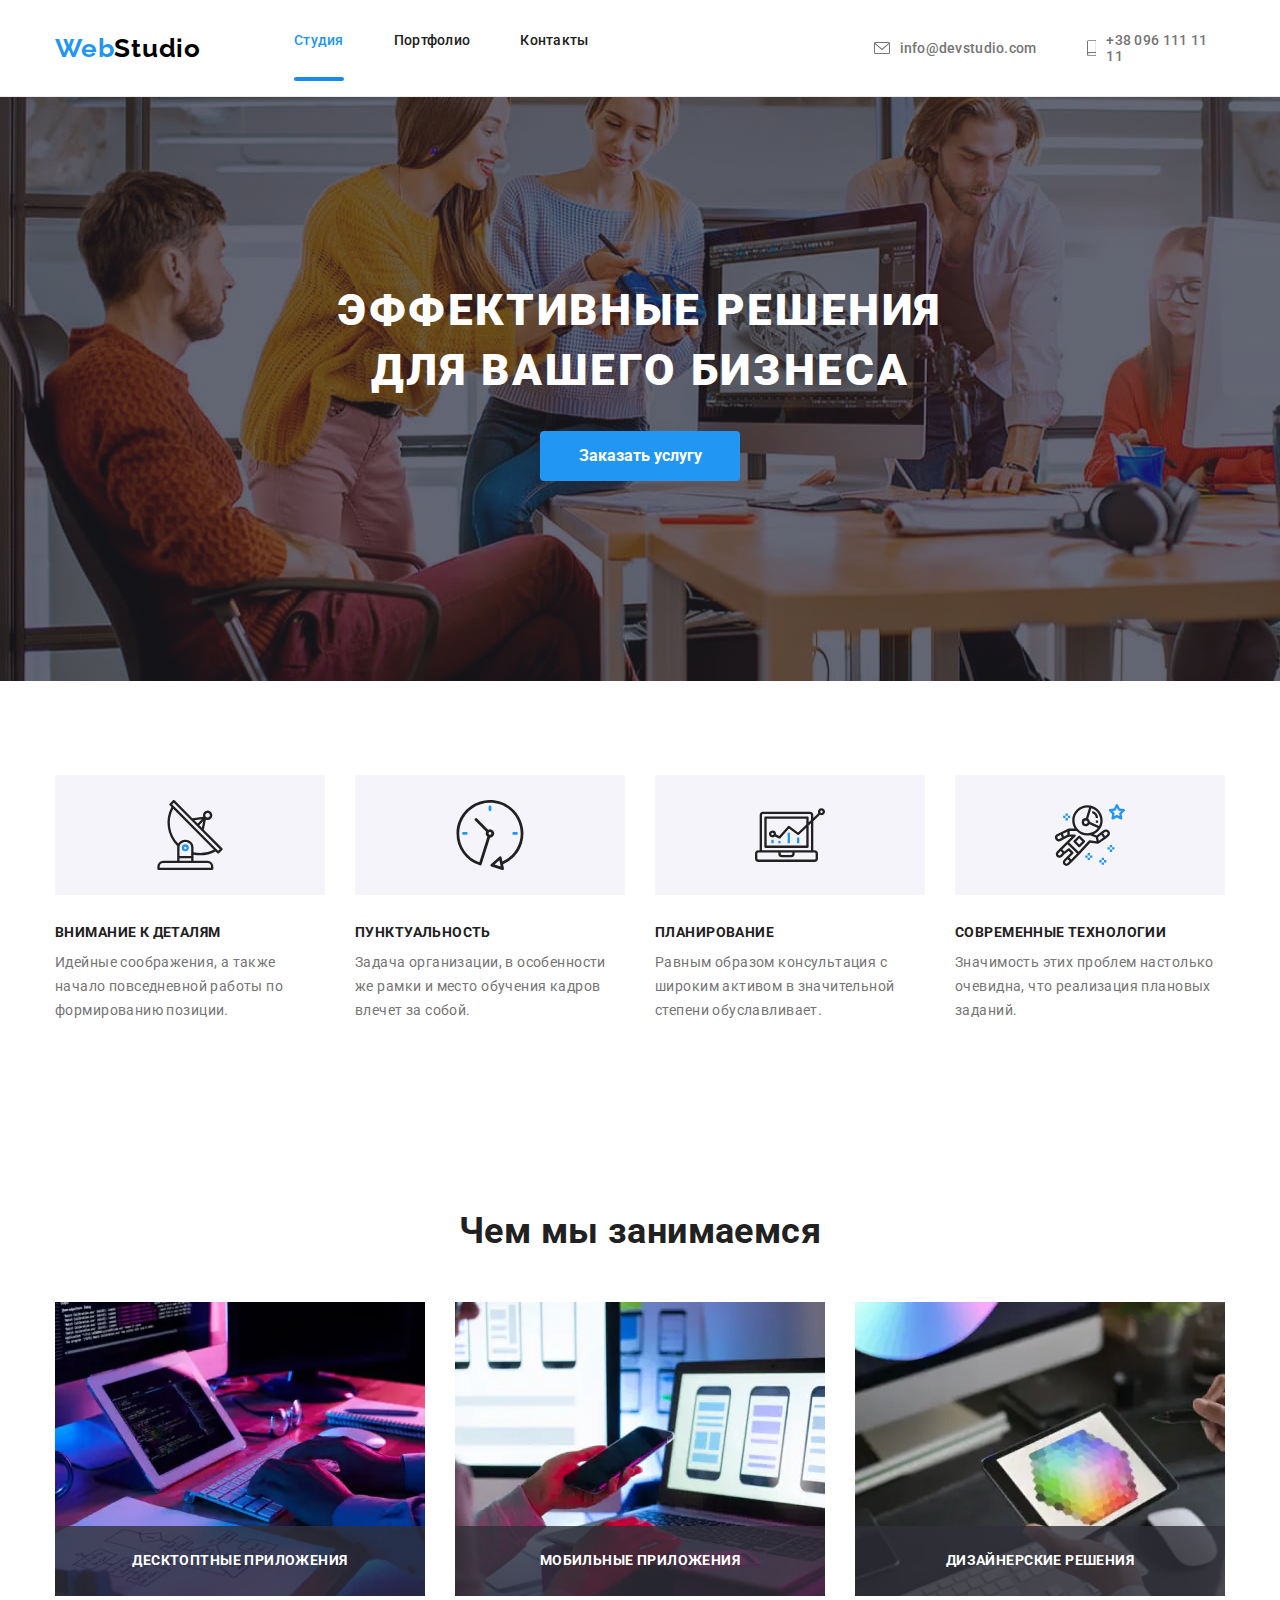
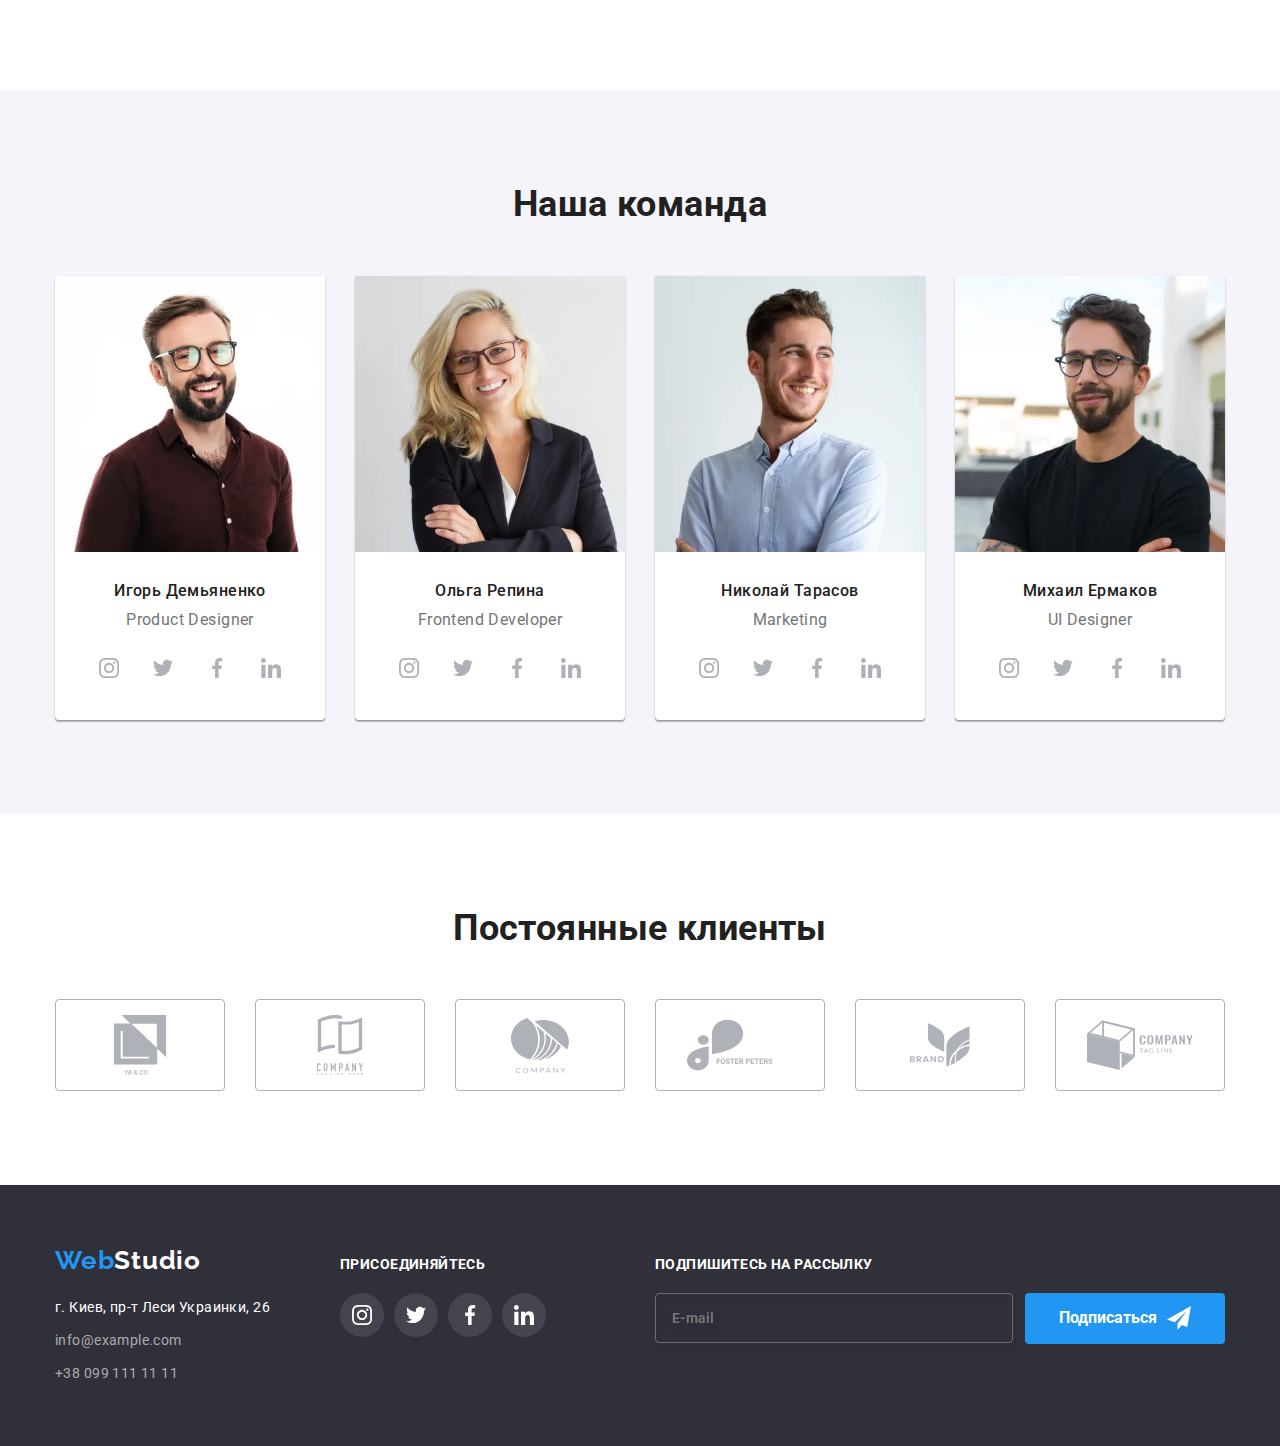
<file: index.html>
<!DOCTYPE html>
<html lang="ru">

<head>
  <meta charset="UTF-8" />
  <meta http-equiv="X-UA-Compatible" content="IE=edge" />
  <meta name="viewport" content="width=device-width, initial-scale=1.0" />
  <title>Домашнее задание #9</title>
  <link rel="preconnect" href="https://fonts.googleapis.com" />
  <link rel="preconnect" href="https://fonts.gstatic.com" crossorigin />
  <link href="https://fonts.googleapis.com/css2?family=Raleway:wght@700&family=Roboto:wght@400;500;700;900&display=swap"
    rel="stylesheet" />
  <link rel="stylesheet"
    href="https://cdnjs.cloudflare.com/ajax/libs/modern-normalize/1.1.0/modern-normalize.min.css" />
  <link rel="stylesheet" href="./css/main.min.css" />
</head>

<body>
  <!--Шапка сайта-->
  <header class="header">
    <div class="container header__container">
      <a class="logo__header" href="./index.html">Web<span class="logo__black">Studio</span></a>

      <button type="button" class="menu-button" data-menu-button aria-controls="menu-container" aria-expanded="false">
        <svg class="menu-button__icon" aria-label="Переключатель мобильного меню">
          <use class="menu-button__icon--open" href="./images/icons.svg#icon-menu-open"></use>
          <use class="menu-button__icon--close" href="./images/icons.svg#icon-menu-close"></use>
        </svg>
      </button>
      <div class="menu-container" id="menu-container" data-menu>
        <div class="menu-container__item">
          <nav class="nav">
            <ul class="nav__list">
              <li class="nav__item">
                <a class="header__link current" href="./index.html">Студия</a>
              </li>
              <li class="nav__item">
                <a class="header__link" href="./portfolio.html">Портфолио</a>
              </li>
              <li class="nav__item">
                <a class="header__link" href="#contact">Контакты</a>
              </li>
            </ul>
          </nav>
        </div>
        <div class="menu-container__item menu-container__item--contact">
          <ul class="contact__list">
            <li class="contact__item">
              <a class="header__link header__link--mail" href="mailto:info@devstudio.com">
                <svg class="icon__mail">
                  <use href="./images/icons.svg#icon-mail"></use>
                </svg>
                info@devstudio.com</a>
            </li>
            <li class="contact__item">
              <a class="header__link header__link--phone" href="tel:+380961111111">
                <svg class="icon__phone">
                  <use href="./images/icons.svg#icon-phone"></use>
                </svg>
                +38 096 111 11 11</a>
            </li>
          </ul>
          <ul class="menu-button__list">

            <li class="menu-button__item">Instagram</li>
            <li class="menu-button__item">Twitter</li>
            <li class="menu-button__item">Facebook</li>
            <li class="menu-button__item">LinkedIn</li>
          </ul>
        </div>
      </div>
    </div>
  </header>
  <main>
    <!--Герой-->
    <section class="hero">
      <div class="container">
        <h1 class="hero__title">Эффективные решения для вашего бизнеса</h1>
        <button class="button" type="button" data-modal-open>Заказать услугу</button>
      </div>
    </section>

    <!--Особенности-->
    <section class="section feature__section">
      <h2 class="visually--hidden">Особенности</h2>
      <div class="container feature__container">
        <ul class="feature__list card__set">
          <li class="feature__item card__item">
            <h3 class="feature__title">Внимание к деталям</h3>
            <p>
              Идейные соображения, а также начало повседневной работы по формированию позиции.
            </p>
          </li>
          <li class="feature__item card__item">
            <h3 class="feature__title">Пунктуальность</h3>
            <p>
              Задача организации, в особенности же рамки и место обучения кадров влечет за собой.
            </p>
          </li>

          <li class="feature__item card__item">
            <h3 class="feature__title">Планирование</h3>
            <p>
              Равным образом консультация с широким активом в значительной степени обуславливает.
            </p>
          </li>
          <li class="feature__item card__item">
            <h3 class="feature__title">Современные технологии</h3>
            <p>Значимость этих проблем настолько очевидна, что реализация плановых заданий.</p>
          </li>
        </ul>
      </div>
    </section>

    <!--Чем мы занимаемся-->
    <section class="section section__work">
      <div class="container">
        <h2 class="section__title">Чем мы занимаемся</h2>
        <ul class="work__list card__set">
          <li class="work__item card__item">
            <picture>
              <source srcset="./images/box1.webp 1x, ./images/box1x2.webp 2x" type="image/webp" />
              <source srcset="./images/box1.jpg 1x, ./images/box1x2.jpg 2x" type="image/jpeg" />
              <img src="./images/box1.jpg" width="370" height="294" alt="Разработка" />
            </picture>
            <div class="work__variant">
              <p class="work__title">ДЕСКТОПТНЫЕ ПРИЛОЖЕНИЯ</p>
            </div>
          </li>
          <li class="work__item card__item">
            <picture>
              <source srcset="./images/box2.webp 1x, ./images/box2x2.webp 2x" type="image/webp" />
              <source srcset="./images/box2.jpg 1x, ./images/box2x2.jpg 2x" type="image/jpeg" />
              <img src="./images/box2.jpg" width="370" height="294" alt="Поддержка" />
            </picture>
            <div class="work__variant">
              <p class="work__title">МОБИЛЬНЫЕ ПРИЛОЖЕНИЯ</p>
            </div>
          </li>
          <li class="work__item card__item">
            <picture>
              <source srcset="./images/box3.webp 1x, ./images/box3x2.webp 2x" type="image/webp" />
              <source srcset="./images/box3.jpg 1x, ./images/box3x2.jpg 2x" type="image/jpeg">
              <img src="./images/box3.jpg" width="370" height="294" alt="Дизайн" />
            </picture>
            <div class="work__variant">
              <p class="work__title">ДИЗАЙНЕРСКИЕ РЕШЕНИЯ</p>
            </div>
          </li>
        </ul>
      </div>
    </section>
    <!--Наша команда-->
    <section class="section section__team">
      <div class="container team__container">
        <h2 class="section__title">Наша команда</h2>
        <ul class="team__list card__set">
          <li class="team__item card__item">
            <picture>
              <source srcset="./images/team1.webp 1x, ./images/team1x2.webp 2x" type="image/webp" />
              <source srcset="./images/team1.jpg 1x, ./images/team1x2.jpg 2x" type="image/jpeg" />
              <img src="./images/team1.jpg" alt="Product Designer photo" width="450" height="460" />
            </picture>
            <div class="team__wrapper">
              <h3 class="team__title">Игорь Демьяненко</h3>
              <p class="team__position">Product Designer</p>
              <ul class="social__list">
                <li class="social__item">
                  <a class="social__link" href="https://www.instagram.com/" target="_blank"
                    rel="noopener noreferrer nofollow" aria-label="ссылка на инстаграм">
                    <svg class="social__icon">
                      <use href="./images/icons.svg#icon-instagram"></use>
                    </svg>
                  </a>
                </li>
                <li class="social__item">
                  <a class="social__link" href="https://twitter.com/" target="_blank" rel="noopener noreferrer nofollow"
                    aria-label="ссылка на твиттер">
                    <svg class="social__icon">
                      <use href="./images/icons.svg#icon-twitter"></use>
                    </svg>
                  </a>
                </li>
                <li class="social__item">
                  <a class="social__link" href="https://www.facebook.com/" target="_blank"
                    rel="noopener noreferrer nofollow" aria-label="ссылка на фейсбук">
                    <svg class="social__icon">
                      <use href="./images/icons.svg#icon-facebook"></use>
                    </svg>
                  </a>
                </li>
                <li class="social__item">
                  <a class="social__link" href="https://www.linkedin.com/" target="_blank"
                    rel="noopener noreferrer nofollow" aria-label="ссылка на линкедин">
                    <svg class="social__icon">
                      <use href="./images/icons.svg#icon-linkedin"></use>
                    </svg>
                  </a>
                </li>
              </ul>
            </div>
          </li>
          <li class="team__item card__item">
            <picture>
              <source srcset="./images/team2.webp 1x, ./images/team2x2.webp 2x" type="image/webp" />
              <source srcset="./images/team2.jpg 1x, ./images/team2x2.jpg 2x" type="image/jpeg" />
              <img src="./images/team2.jpg" alt="Frontend Developer photo" width="450" height="460" />
            </picture>
            <div class="team__wrapper">
              <h3 class="team__title">Ольга Репина</h3>
              <p class="team__position">Frontend Developer</p>
              <ul class="social__list">
                <li class="social__item">
                  <a class="social__link" href="https://www.instagram.com/" target="_blank"
                    rel="noopener noreferrer nofollow" aria-label="ссылка на инстаграм">
                    <svg class="social__icon">
                      <use href="./images/icons.svg#icon-instagram"></use>
                    </svg>
                  </a>
                </li>
                <li class="social__item">
                  <a class="social__link" href="https://twitter.com/" target="_blank" rel="noopener noreferrer nofollow"
                    aria-label="ссылка на твиттер">
                    <svg class="social__icon">
                      <use href="./images/icons.svg#icon-twitter"></use>
                    </svg>
                  </a>
                </li>
                <li class="social__item">
                  <a class="social__link" href="https://www.facebook.com/" target="_blank"
                    rel="noopener noreferrer nofollow" aria-label="ссылка на фейсбук">
                    <svg class="social__icon">
                      <use href="./images/icons.svg#icon-facebook"></use>
                    </svg>
                  </a>
                </li>
                <li class="social__item">
                  <a class="social__link" href="https://www.linkedin.com/" target="_blank"
                    rel="noopener noreferrer nofollow" aria-label="ссылка на линкедин">
                    <svg class="social__icon">
                      <use href="./images/icons.svg#icon-linkedin"></use>
                    </svg>
                  </a>
                </li>
              </ul>
            </div>
          </li>
          <li class="team__item card__item">
            <picture>
              <source srcset="./images/team3.webp 1x, ./images/team3x2.webp 2x" type="image/webp" />
              <source srcset="./images/team3.jpg 1x, ./images/team3x2.jpg 2x" type="image/jpeg" />
              <img src="./images/team3.jpg" alt="Marketing photo" width="450" height="460" />
            </picture>
            <div class="team__wrapper">
              <h3 class="team__title">Николай Тарасов</h3>
              <p class="team__position">Marketing</p>
              <ul class="social__list">
                <li class="social__item">
                  <a class="social__link" href="https://www.instagram.com/" target="_blank"
                    rel="noopener noreferrer nofollow" aria-label="ссылка на инстаграм">
                    <svg class="social__icon">
                      <use href="./images/icons.svg#icon-instagram"></use>
                    </svg>
                  </a>
                </li>
                <li class="social__item">
                  <a class="social__link" href="https://twitter.com/" target="_blank" rel="noopener noreferrer nofollow"
                    aria-label="ссылка на твиттер">
                    <svg class="social__icon">
                      <use href="./images/icons.svg#icon-twitter"></use>
                    </svg>
                  </a>
                </li>
                <li class="social__item">
                  <a class="social__link" href="https://www.facebook.com/" target="_blank"
                    rel="noopener noreferrer nofollow" aria-label="ссылка на фейсбук">
                    <svg class="social__icon">
                      <use href="./images/icons.svg#icon-facebook"></use>
                    </svg>
                  </a>
                </li>
                <li class="social__item">
                  <a class="social__link" href="https://www.linkedin.com/" target="_blank"
                    rel="noopener noreferrer nofollow" aria-label="ссылка на линкедин">
                    <svg class="social__icon">
                      <use href="./images/icons.svg#icon-linkedin"></use>
                    </svg>
                  </a>
                </li>
              </ul>
            </div>
          </li>
          <li class="team__item card__item">
            <picture>
              <source srcset="./images/team4.webp 1x, ./images/team4x2.webp 2x" type="image/webp" />
              <source srcset="./images/team4.jpg 1x, ./images/team4x2.jpg 2x" type="image/jpeg" />
              <img src="./images/team4.jpg" alt="UI Designer photo" width="450" height="460" />
            </picture>
            <div class="team__wrapper">
              <h3 class="team__title">Михаил Ермаков</h3>
              <p class="team__position">UI Designer</p>
              <ul class="social__list">
                <li class="social__item">
                  <a class="social__link" href="https://www.instagram.com/" target="_blank"
                    rel="noopener noreferrer nofollow" aria-label="ссылка на инстаграм">
                    <svg class="social__icon">
                      <use href="./images/icons.svg#icon-instagram"></use>
                    </svg>
                  </a>
                </li>
                <li class="social__item">
                  <a class="social__link" href="https://twitter.com/" target="_blank" rel="noopener noreferrer nofollow"
                    aria-label="ссылка на твиттер">
                    <svg class="social__icon">
                      <use href="./images/icons.svg#icon-twitter"></use>
                    </svg>
                  </a>
                </li>
                <li class="social__item">
                  <a class="social__link" href="https://www.facebook.com/" target="_blank"
                    rel="noopener noreferrer nofollow" aria-label="ссылка на фейсбук">
                    <svg class="social__icon">
                      <use href="./images/icons.svg#icon-facebook"></use>
                    </svg>
                  </a>
                </li>
                <li class="social__item">
                  <a class="social__link" href="https://www.linkedin.com/" target="_blank"
                    rel="noopener noreferrer nofollow" aria-label="ссылка на линкедин">
                    <svg class="social__icon">
                      <use href="./images/icons.svg#icon-linkedin"></use>
                    </svg>
                  </a>
                </li>
              </ul>
            </div>
          </li>
        </ul>
      </div>
    </section>
    <!--Постоянные клиенты-->
    <section class="section clients__section">
      <div class="container clients__container">
        <h2 class="section__title">Постоянные клиенты</h2>
        <ul class="clients__list card__set">
          <li class="clients__item card__item">
            <a class="clients__link" href="" target="_blank" rel="noopener noreferrer nofollow"
              aria-label="ссылка на клинта">
              <svg class="clients__icon">
                <use href="./images/icons.svg#icon-client1"></use>
              </svg>
            </a>
          </li>
          <li class="clients__item card__item">
            <a class="clients__link" href="" target="_blank" rel="noopener noreferrer nofollow"
              aria-label="ссылка на клинта">
              <svg class="clients__icon">
                <use href="./images/icons.svg#icon-client2"></use>
              </svg>
            </a>
          </li>
          <li class="clients__item card__item">
            <a class="clients__link" href="" target="_blank" rel="noopener noreferrer nofollow"
              aria-label="ссылка на клинта">
              <svg class="clients__icon">
                <use href="./images/icons.svg#icon-client3"></use>
              </svg>
            </a>
          </li>
          <li class="clients__item card__item">
            <a class="clients__link" href="" target="_blank" rel="noopener noreferrer nofollow"
              aria-label="ссылка на клинта">
              <svg class="clients__icon">
                <use href="./images/icons.svg#icon-client4"></use>
              </svg>
            </a>
          </li>
          <li class="clients__item card__item">
            <a class="clients__link" href="" target="_blank" rel="noopener noreferrer nofollow"
              aria-label="ссылка на клинта">
              <svg class="clients__icon">
                <use href="./images/icons.svg#icon-client5"></use>
              </svg>
            </a>
          </li>
          <li class="clients__item card__item">
            <a class="clients__link" href="" target="_blank" rel="noopener noreferrer nofollow"
              aria-label="ссылка на клинта">
              <svg class="clients__icon">
                <use href="./images/icons.svg#icon-client6"></use>
              </svg>
            </a>
          </li>
        </ul>
      </div>
    </section>
  </main>
  <!--Подвал сайта-->
  <footer class="footer" id="contacts">
    <div class="container footer__container">
      <div class="footer__item">
        <a class="footer__link logo__footer" href="./index.html">Web<span class="logo__white">Studio</span></a>
        <address class="address">
          <ul class="address__list">
            <li class="address__item">
              <a class="footer__link--info" href="https://goo.gl/maps/AMvUKNJv9h5WxEZ98" target="_blank"
                rel="noopener noreferrer nofollow">г. Киев, пр-т Леси Украинки, 26</a>
            </li>
            <li class="address__item">
              <a class="footer__link--info" href="mailto:info@example.com">info@example.com</a>
            </li>
            <li class="address__item">
              <a class="footer__link--info" href="tel:+380991111111">+38 099 111 11 11</a>
            </li>
          </ul>
        </address>
      </div>
      <div class="footer__item social">
        <h2 class="social__title">Присоединяйтесь</h2>
        <ul class="social__list">
          <li class="social__item">
            <a class="social__link" href="https://www.instagram.com/" target="_blank" rel="noopener noreferrer nofollow"
              aria-label="ссылка на инстаграм">
              <svg class="social__icon social__icon--white">
                <use href="./images/icons.svg#icon-instagram"></use>
              </svg>
            </a>
          </li>
          <li class="social__item">
            <a class="social__link" href="https://twitter.com/" target="_blank" rel="noopener noreferrer nofollow"
              aria-label="ссылка на твиттер">
              <svg class="social__icon social__icon--white">
                <use href="./images/icons.svg#icon-twitter"></use>
              </svg>
            </a>
          </li>
          <li class="social__item">
            <a class="social__link" href="https://www.facebook.com/" target="_blank" rel="noopener noreferrer nofollow"
              aria-label="ссылка на фейсбук">
              <svg class="social__icon social__icon--white">
                <use href="./images/icons.svg#icon-facebook"></use>
              </svg>
            </a>
          </li>
          <li class="social__item">
            <a class="social__link" href="https://www.linkedin.com/" target="_blank" rel="noopener noreferrer nofollow"
              aria-label="ссылка на линкедин">
              <svg class="social__icon social__icon--white">
                <use href="./images/icons.svg#icon-linkedin"></use>
              </svg>
            </a>
          </li>
        </ul>
      </div>
      <div class="footer__item subscribe">
        <form class="submit js-speaker-form">
          <label class="social__title" for="mail">подпишитесь на рассылку</label>
          <div class="subscribe">
            <input class="submit__input" type="email" name="mail" id="mail" placeholder="E-mail" />
            <button class="button" type="submit">
              Подписаться
              <svg class="submit__icon">
                <use href="./images/icons.svg#icon-subscribe"></use>
              </svg>
            </button>
          </div>
        </form>
      </div>
    </div>
  </footer>

  <div class="backdrop is-hidden" data-modal>
    <div class="modal">
      <button class="button__exit" data-modal-close aria-label="кнопка закрытия">
        <svg class="icon__exit">
          <use href="./images/icons.svg#icon-exit"></use>
        </svg>
      </button>
      <p class="modal__title">Оставьте свои данные, мы вам перезвоним</p>
      <div>
        <form class="modal__form js-speaker-form">
          <ul class="modal__list">
            <li class="modal__item">
              <label for="text">
                <input class="modal__input" type="text" id="text" placeholder="" />
                <svg class="modal__icon">
                  <use href="./images/icons.svg#icon-modal-name"></use>
                </svg>
                <span class="modal__name">Имя</span>
              </label>
            </li>
            <li class="modal__item">
              <label for="tel">
                <input class="modal__input" type="tel" id="tel" placeholder="" />
                <svg class="modal__icon">
                  <use href="./images/icons.svg#icon-modal-phone"></use>
                </svg>
                <span class="modal__name">Телефон</span>
              </label>
            </li>
            <li class="modal__item">
              <label for="mail-modal">
                <input class="modal__input" type="email" id="mail-modal" placeholder="" />
                <svg class="modal__icon">
                  <use href="./images/icons.svg#icon-modal-mail"></use>
                </svg>
                <span class="modal__name">Почта</span>
              </label>
            </li>
            <li class="modal__item">
              <span>
                <label class="coment" for="coment">
                  <span class="modal__name">Комментарий</span>
                  <textarea class="modal__textarea" name="coment" id="coment" placeholder="Введите текст"></textarea>
                </label>
              </span>
            </li>
          </ul>
          <div class="confirmation">
            <label class="confirmation__label" for="confirmation">
              <input class="confirmation__checkbox" type="checkbox" name="confirm" id="confirmation" />
              <span class="checkbox__icon"></span>
              <span class="modal__span">Соглашаюсь с рассылкой и <span>принимаю</span><a href="" target="_blank"
                  rel="noopener noreferrer nofollow" class="confirmation__link">Условия договора</a></span>
            </label>
          </div>
          <button class="button" type="submit">Отправить</button>
        </form>
      </div>
    </div>
  </div>
  <script src="./js/header-height.js"></script>
  <script src="./js/modal.js"></script>
  <script src="./js/menu.js"></script>
</body>

</html>
</file>
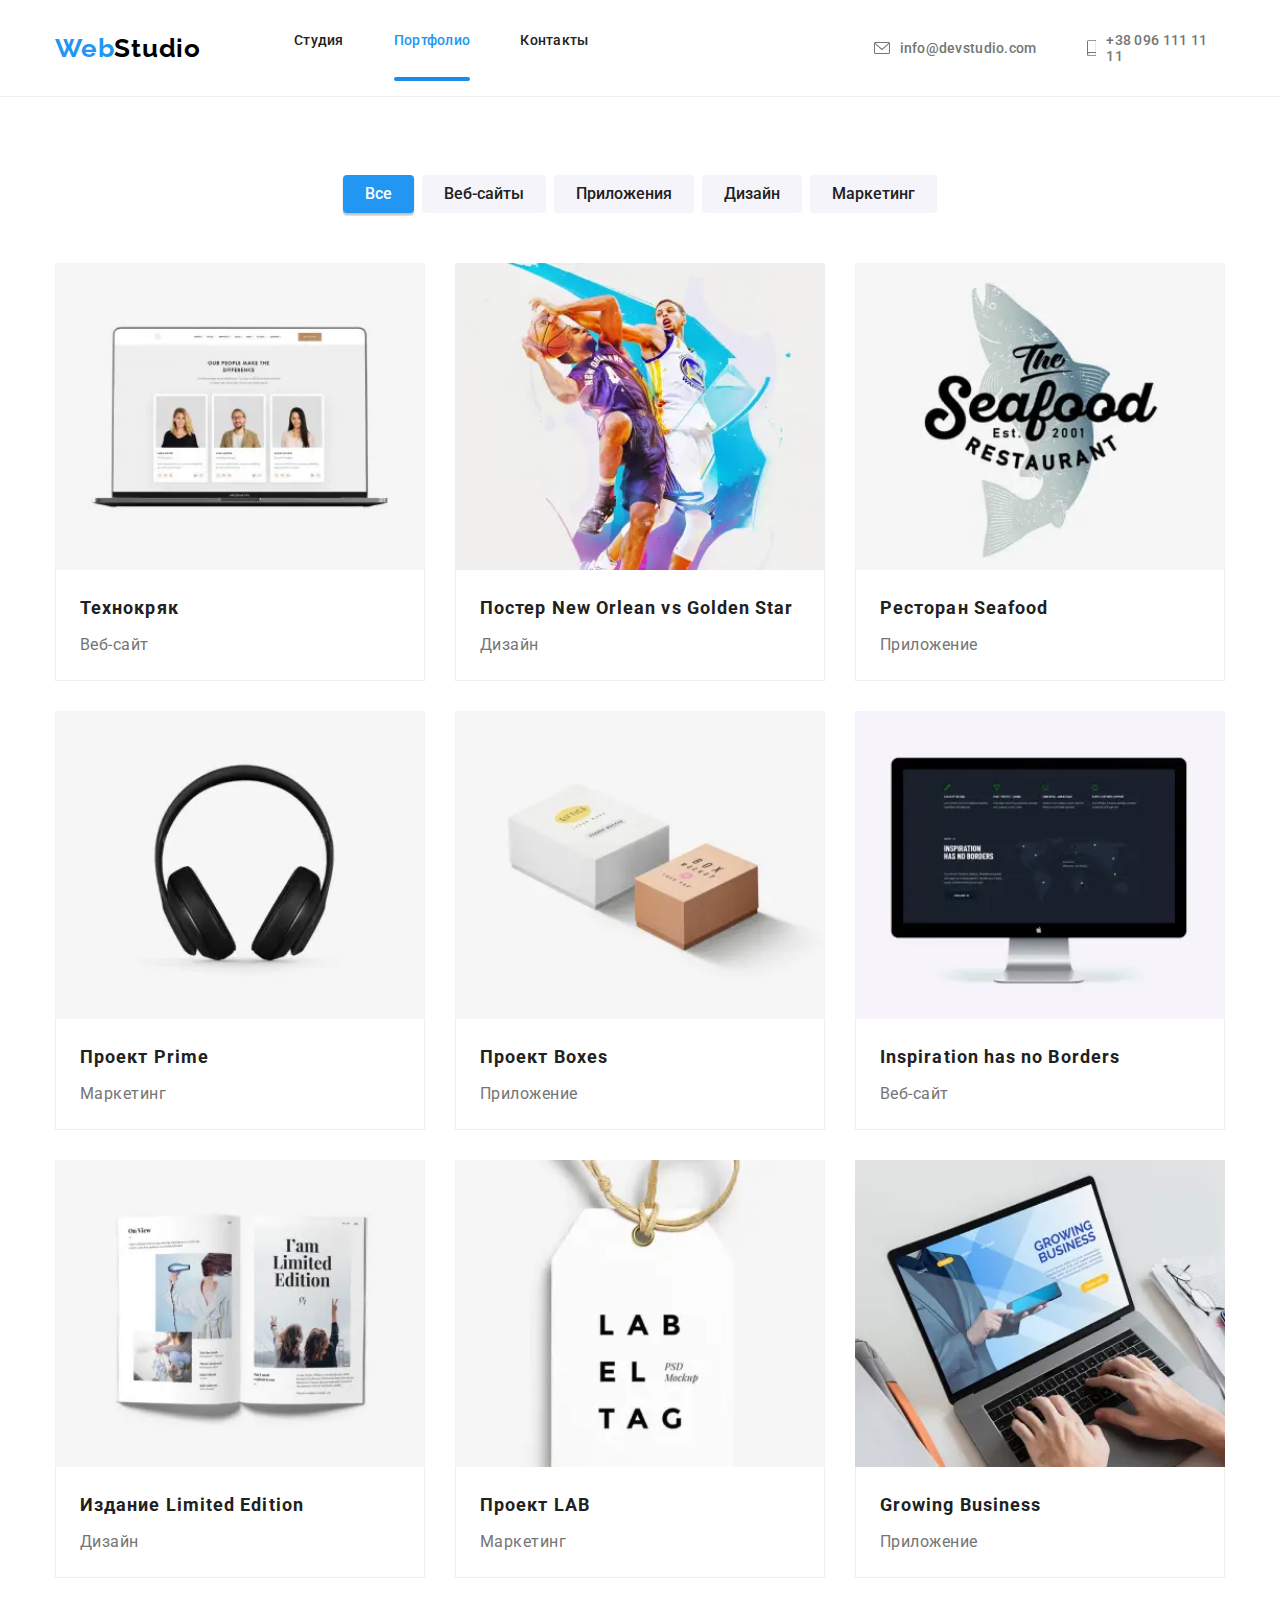
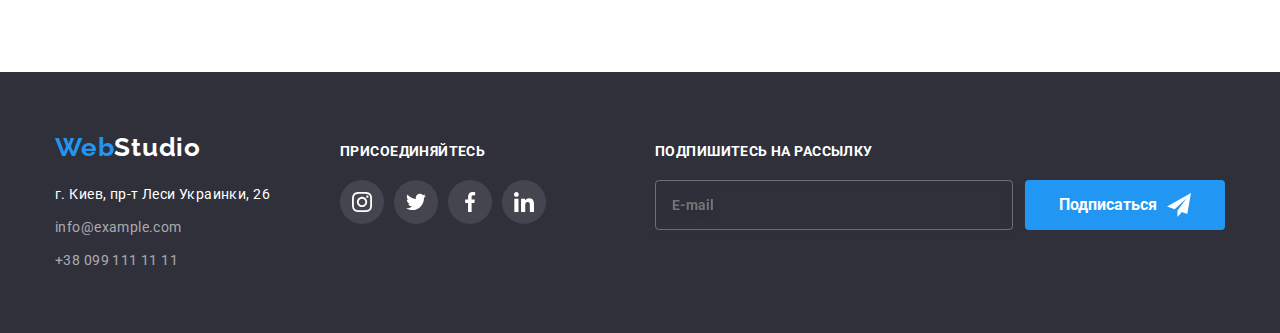
<file: portfolio.html>
<!DOCTYPE html>
<html lang="ru">

<head>
  <meta charset="UTF-8" />
  <meta http-equiv="X-UA-Compatible" content="IE=edge" />
  <meta name="viewport" content="width=device-width, initial-scale=1.0" />
  <title>Домашнее задание #8</title>
  <link rel="preconnect" href="https://fonts.googleapis.com" />
  <link rel="preconnect" href="https://fonts.gstatic.com" crossorigin />
  <link href="https://fonts.googleapis.com/css2?family=Raleway:wght@700&family=Roboto:wght@400;500;700;900&display=swap"
    rel="stylesheet" />
  <link rel="stylesheet"
    href="https://cdnjs.cloudflare.com/ajax/libs/modern-normalize/1.1.0/modern-normalize.min.css" />
  <link rel="stylesheet" href="./css/main.min.css" />
</head>

<body>
  <!--Шапка сайта-->
  <header class="header">
    <div class="container header__container">
      <a class="logo__header" href="./index.html">Web<span class="logo__black">Studio</span></a>

      <button type="button" class="menu-button" data-menu-button aria-controls="menu-container" aria-expanded="false">
        <svg class="menu-button__icon" aria-label="Переключатель мобильного меню">
          <use class="menu-button__icon--open" href="./images/icons.svg#icon-menu-open"></use>
          <use class="menu-button__icon--close" href="./images/icons.svg#icon-menu-close"></use>
        </svg>
      </button>
      <div class="menu-container" id="menu-container" data-menu>
        <div class="menu-container__item">
          <nav class="nav">
            <ul class="nav__list">
              <li class="nav__item">
                <a class="header__link" href="./index.html">Студия</a>
              </li>
              <li class="nav__item">
                <a class="header__link current" href="./portfolio.html">Портфолио</a>
              </li>
              <li class="nav__item">
                <a class="header__link" href="#contacts">Контакты</a>
              </li>
            </ul>
          </nav>
        </div>
        <div class="menu-container__item menu-container__item--contact">
          <ul class="contact__list">
            <li class="contact__item">
              <a class="header__link header__link--mail" href="mailto:info@devstudio.com">
                <svg class="icon__mail">
                  <use href="./images/icons.svg#icon-mail"></use>
                </svg>
                info@devstudio.com</a>
            </li>
            <li class="contact__item">
              <a class="header__link header__link--phone" href="tel:+380961111111">
                <svg class="icon__phone">
                  <use href="./images/icons.svg#icon-phone"></use>
                </svg>
                +38 096 111 11 11</a>
            </li>
          </ul>
          <ul class="menu-button__list">
            <li class="menu-button__item">Instagram</li>
            <li class="menu-button__item">Twitter</li>
            <li class="menu-button__item">Facebook</li>
            <li class="menu-button__item">LinkedIn</li>
          </ul>
        </div>
      </div>
    </div>
  </header>
  <main>
    <!--Герой-->
    <section class="section">
      <div class="container catalog__container">
        <h1 class="visually--hidden">Наше Портфолио</h1>
        <ul class="list filter__list">
          <li class="filter__items">
            <button class="filter__button filter__active">Все</button>
          </li>
          <li class="filter__items">
            <button class="filter__button">Веб-сайты</button>
          </li>
          <li class="filter__items">
            <button class="filter__button">Приложения</button>
          </li>
          <li class="filter__items">
            <button class="filter__button">Дизайн</button>
          </li>
          <li class="filter__items">
            <button class="filter__button">Маркетинг</button>
          </li>
        </ul>

        <!-- Catalog -->

        <h2 class="visually--hidden">Варианты наших работ</h2>
        <ul class="catalog__list card__set">
          <li class="card__item">
            <a class="catalog__link" href="" target="_blank" rel="noopener noreferrer nofollow">
              <div class="catalog__img">
                <picture>
                  <source srcset="./images/option1.webp 1x, ./images/option1x2.webp 2x" type="image/webp" />
                  <source srcset="./images/option1.jpg 1x, ./images/option1x2.jpg 2x" type="image/jpeg" />
                  <img src="./images/option1.jpg" alt="Технокряк" width="450" height="294" />
                </picture>
                <p class="catalog__description">
                  Ресурс предлагает комплексные предложения с разным уровнем функционала и
                  сервисов. Все это позволит посетителю получить исчерпывающие сведения о компании
                  или частном лице.
                </p>
              </div>
              <div class="catalog__variant">
                <h3 class="catalog__title">Технокряк</h3>
                <p class="catalog__position">Веб-сайт</p>
              </div>
            </a>
          </li>
          <li class="card__item">
            <a class="catalog__link" href="" target="_blank" rel="noopener noreferrer nofollow">
              <div class="catalog__img">
                <picture>
                  <source srcset="./images/option2.webp 1x, ./images/option2x2.webp 2x" type="image/webp" />
                  <source srcset="./images/option2.jpg 1x, ./images/option2x2.jpg 2x" type="image/jpeg" />
                  <img src="./images/option2.jpg" alt="Постер NBA" width="450" height="294" />
                </picture>
                <p class="catalog__description">
                  Ресурс предлагает комплексные предложения с разным уровнем функционала и
                  сервисов. Все это позволит посетителю получить исчерпывающие сведения о компании
                  или частном лице.
                </p>
              </div>
              <div class="catalog__variant">
                <h3 class="catalog__title">Постер New Orlean vs Golden Star</h3>
                <p class="catalog__position">Дизайн</p>
              </div>
            </a>
          </li>
          <li class="card__item">
            <a class="catalog__link" href="" target="_blank" rel="noopener noreferrer nofollow">
              <div class="catalog__img">
                <picture>
                  <source srcset="./images/option3.webp 1x, ./images/option3x2.webp 2x" type="image/webp" />
                  <source srcset="./images/option3.jpg 1x, ./images/option3x2.jpg 2x" type="image/jpeg" />
                  <img src="./images/option3.jpg" alt="Ресторан Seafood" width="450" height="294" />
                </picture>
                <p class="catalog__description">
                  Ресурс предлагает комплексные предложения с разным уровнем функционала и
                  сервисов. Все это позволит посетителю получить исчерпывающие сведения о компании
                  или частном лице.
                </p>
              </div>
              <div class="catalog__variant">
                <h3 class="catalog__title">Ресторан Seafood</h3>
                <p class="catalog__position">Приложение</p>
              </div>
            </a>
          </li>
          <li class="card__item">
            <a class="catalog__link" href="" target="_blank" rel="noopener noreferrer nofollow">
              <div class="catalog__img">
                <picture>
                  <source srcset="./images/option4.webp 1x, ./images/option4x2.webp 2x" type="image/webp" />
                  <source srcset="./images/option4.jpg 1x, ./images/option4x2.jpg 2x" type="image/jpeg" />
                  <img src="./images/option4.jpg" alt="Проект Prime" width="450" height="294" />
                </picture>
                <p class="catalog__description">
                  Ресурс предлагает комплексные предложения с разным уровнем функционала и
                  сервисов. Все это позволит посетителю получить исчерпывающие сведения о компании
                  или частном лице.
                </p>
              </div>
              <div class="catalog__variant">
                <h3 class="catalog__title">Проект Prime</h3>
                <p class="catalog__position">Маркетинг</p>
              </div>
            </a>
          </li>
          <li class="card__item">
            <a class="catalog__link" href="" target="_blank" rel="noopener noreferrer nofollow">
              <div class="catalog__img">
                <picture>
                  <source srcset="./images/option5.webp 1x, ./images/option5x2.webp 2x" type="image/webp" />
                  <source srcset="./images/option5.jpg 1x, ./images/option5x2.jpg 2x" type="image/jpeg" />
                  <img src="./images/option5.jpg" alt="Проект Boxes" width="450" height="294" />
                </picture>
                <p class="catalog__description">
                  Ресурс предлагает комплексные предложения с разным уровнем функционала и
                  сервисов. Все это позволит посетителю получить исчерпывающие сведения о компании
                  или частном лице.
                </p>
              </div>
              <div class="catalog__variant">
                <h3 class="catalog__title">Проект Boxes</h3>
                <p class="catalog__position">Приложение</p>
              </div>
            </a>
          </li>
          <li class="card__item">
            <a class="catalog__link" href="" target="_blank" rel="noopener noreferrer nofollow">
              <div class="catalog__img">
                <picture>
                  <source srcset="./images/option6.webp 1x, ./images/option6x2.webp 2x" type="image/webp" />
                  <source srcset="./images/option6.jpg 1x, ./images/option6x2.jpg 2x" type="image/jpeg" />
                  <img src="./images/option6.jpg" alt="Inspiration has no Borders" width="450" height="294" />
                </picture>
                <p class="catalog__description">
                  Ресурс предлагает комплексные предложения с разным уровнем функционала и
                  сервисов. Все это позволит посетителю получить исчерпывающие сведения о компании
                  или частном лице.
                </p>
              </div>
              <div class="catalog__variant">
                <h3 class="catalog__title">Inspiration has no Borders</h3>
                <p class="catalog__position">Веб-сайт</p>
              </div>
            </a>
          </li>
          <li class="card__item">
            <a class="catalog__link" href="" target="_blank" rel="noopener noreferrer nofollow">
              <div class="catalog__img">
                <picture>
                  <source srcset="./images/option7.webp 1x, ./images/option7x2.webp 2x" type="image/webp" />
                  <source srcset="./images/option7.jpg 1x, ./images/option7x2.jpg 2x" type="image/jpeg" />
                  <img src="./images/option7.jpg" alt="Издание Limited Edition" width="450" height="294" />
                </picture>
                <p class="catalog__description">
                  Ресурс предлагает комплексные предложения с разным уровнем функционала и
                  сервисов. Все это позволит посетителю получить исчерпывающие сведения о компании
                  или частном лице.
                </p>
              </div>
              <div class="catalog__variant">
                <h3 class="catalog__title">Издание Limited Edition</h3>
                <p class="catalog__position">Дизайн</p>
              </div>
            </a>
          </li>
          <li class="card__item">
            <a class="catalog__link" href="" target="_blank" rel="noopener noreferrer nofollow">
              <div class="catalog__img">
                <picture>
                  <source srcset="./images/option8.webp 1x, ./images/option8x2.webp 2x" type="image/webp" />
                  <source srcset="./images/option8.jpg 1x, ./images/option8x2.jpg 2x" type="image/jpeg" />
                  <img src="./images/option8.jpg" alt="Проект LAB" width="450" height="294" />
                </picture>
                <p class="catalog__description">
                  Ресурс предлагает комплексные предложения с разным уровнем функционала и
                  сервисов. Все это позволит посетителю получить исчерпывающие сведения о компании
                  или частном лице.
                </p>
              </div>
              <div class="catalog__variant">
                <h3 class="catalog__title">Проект LAB</h3>
                <p class="catalog__position">Маркетинг</p>
              </div>
            </a>
          </li>
          <li class="card__item">
            <a class="catalog__link" href="" target="_blank" rel="noopener noreferrer nofollow">
              <div class="catalog__img">
                <picture>
                  <source srcset="./images/option9.webp 1x, ./images/option9x2.webp 2x" type="image/webp" />
                  <source srcset="./images/option9.jpg 1x, ./images/option9x2.jpg 2x" type="image/jpeg" />

                  <img src="./images/option9.jpg" alt="Growing Business" width="450" height="294" />
                </picture>
                <p class="catalog__description">
                  Ресурс предлагает комплексные предложения с разным уровнем функционала и
                  сервисов. Все это позволит посетителю получить исчерпывающие сведения о компании
                  или частном лице.
                </p>
              </div>
              <div class="catalog__variant">
                <h3 class="catalog__title">Growing Business</h3>
                <p class="catalog__position">Приложение</p>
              </div>
            </a>
          </li>
        </ul>
      </div>
    </section>
  </main>
  <!--Подвал сайта-->
  <footer class="footer" id="contacts">
    <div class="container footer__container">
      <div class="footer__item">
        <a class="footer__link logo__footer" href="./index.html">Web<span class="logo__white">Studio</span></a>
        <address class="address">
          <ul class="address__list">
            <li class="address__item">
              <a class="footer__link--info" href="https://goo.gl/maps/AMvUKNJv9h5WxEZ98" target="_blank"
                rel="noopener noreferrer nofollow">г. Киев, пр-т Леси Украинки, 26</a>
            </li>
            <li class="address__item">
              <a class="footer__link--info" href="mailto:info@example.com">info@example.com</a>
            </li>
            <li class="address__item">
              <a class="footer__link--info" href="tel:+380991111111">+38 099 111 11 11</a>
            </li>
          </ul>
        </address>
      </div>
      <div class="footer__item social">
        <h2 class="social__title">Присоединяйтесь</h2>
        <ul class="social__list">
          <li class="social__item">
            <a class="social__link" href="https://www.instagram.com/" target="_blank" rel="noopener noreferrer nofollow"
              aria-label="ссылка на инстаграм">
              <svg class="social__icon social__icon--white">
                <use href="./images/icons.svg#icon-instagram"></use>
              </svg>
            </a>
          </li>
          <li class="social__item">
            <a class="social__link" href="https://twitter.com/" target="_blank" rel="noopener noreferrer nofollow"
              aria-label="ссылка на твиттер">
              <svg class="social__icon social__icon--white">
                <use href="./images/icons.svg#icon-twitter"></use>
              </svg>
            </a>
          </li>
          <li class="social__item">
            <a class="social__link" href="https://www.facebook.com/" target="_blank" rel="noopener noreferrer nofollow"
              aria-label="ссылка на фейсбук">
              <svg class="social__icon social__icon--white">
                <use href="./images/icons.svg#icon-facebook"></use>
              </svg>
            </a>
          </li>
          <li class="social__item">
            <a class="social__link" href="https://www.linkedin.com/" target="_blank" rel="noopener noreferrer nofollow"
              aria-label="ссылка на линкедин">
              <svg class="social__icon social__icon--white">
                <use href="./images/icons.svg#icon-linkedin"></use>
              </svg>
            </a>
          </li>
        </ul>
      </div>
      <div class="footer__item subscribe">
        <form class="submit js-speaker-form">
          <label class="social__title" for="mail">подпишитесь на рассылку</label>
          <div class="subscribe">
            <input class="submit__input" type="email" name="mail" id="mail" placeholder="E-mail" />
            <button class="button" type="submit">
              Подписаться
              <svg class="submit__icon">
                <use href="./images/icons.svg#icon-subscribe"></use>
              </svg>
            </button>
          </div>
        </form>
      </div>
    </div>
  </footer>
  <script src="./js/header-height.js"></script>
  <script src="./js/menu.js"></script>
</body>

</html>
</file>
<file: css/main.min.css>
.catalog__list,.work__list,.team__list,.menu-button__list,.address__list,.clients__list,.feature__list,.contact__list,.nav__list,.modal__list,.social__list{list-style:none}.catalog__link,.header__link,.footer__link,.footer__link--info,.clients__link,.logo__header{text-decoration:none}:root{--primary-text-color: #757575;--secondary-text-color: #212121;--third-color-text: #ffffff;--primary-bg-color: #ffffff;--secondary-bg-color: #2f303a;--third-bg-color: #f5f4fa;--accent-text-color: #2196f3;--accent-bg-color: #188ce8;--border-color: #ececec;--border-color-second: #eeeeee;--color-black: #000000;--icon-color: #afb1b8;--icon-bg-color: rgba(255, 255, 255, 0.1);--transition: 250ms cubic-bezier(0.17, 0.67, 0.83, 0.67);--card-item: 1;--card-gap-top: 30px;--card-gap-left: 30px}.card__set{display:flex;flex-wrap:wrap;margin-left:calc(var(--card-gap-left)*-1);margin-top:calc(var(--card-gap-top)*-1)}.card__item{margin-top:var(--card-gap-top);margin-left:var(--card-gap-left);flex-basis:calc(100%/var(--card-item) - var(--card-gap-left))}.visually--hidden{position:absolute;width:1px;height:1px;margin:-1px;border:0;padding:0;clip:rect(0 0 0 0);overflow:hidden}h1,h2,h3,h4,h5,h6,p,ul{margin:0;padding:0}body{font-family:"Roboto",sans-serif;font-style:normal;font-weight:400;font-size:14px;line-height:1.71;letter-spacing:.03em;color:var(--primary-text-color)}img{display:block;max-width:100%;height:auto}.no-scroll{overflow:hidden}.container{padding-left:15px;padding-right:15px;margin-left:auto;margin-right:auto;max-width:480px;width:100%}@media(min-width: 768px)and (max-width: 1199.98px){.container{max-width:768px}}@media(min-width: 1200px){.container{max-width:1600px}}@media(max-width: 767.98px){.feature__container,.catalog__container,.clients__container{max-width:480px}}@media(min-width: 1200px){.team__container{max-width:1200px}}@media(max-width: 767.98px){.section{padding-top:60px;padding-bottom:60px}}@media(min-width: 768px)and (max-width: 1199.98px){.section{padding-top:60px;padding-bottom:60px}}@media(min-width: 1200px){.section{max-width:1200px;margin-left:auto;margin-right:auto;padding-top:94px;padding-bottom:94px}}.section__title{text-align:center;font-weight:700;font-size:36px;line-height:1.16;margin-bottom:30px;color:var(--secondary-text-color)}@media(min-width: 1200px){.section__title{margin-bottom:50px}}.section__team{margin-left:auto;margin-right:auto;max-width:100vw;background-color:var(--third-bg-color);text-align:center}@media(max-width: 767.98px){.section__team{max-width:480px;margin-left:auto;margin-right:auto}}.social__list{display:flex;align-items:center;justify-content:center}.social__item:not(:last-child){margin-right:10px}.social__link{display:flex;justify-content:center;align-items:center;width:44px;height:44px;border-radius:50%;fill:var(--icon-color);background-color:var(--icon-bg-color);transition:fill var(--transition),background-color var(--transition)}.social__link:focus,.social__link:hover{background-color:var(--accent-text-color);fill:var(--third-color-text)}.social__icon{width:20px;height:20px}.social__icon--white{fill:var(--third-color-text)}.button{display:flex;justify-content:center;align-items:center;font-family:"Roboto";font-style:normal;margin-left:auto;margin-right:auto;padding:10px 32px;cursor:pointer;min-width:200px;font-weight:700;font-size:16px;line-height:1.88;background-color:var(--accent-text-color);color:var(--third-color-text);border:none;border-radius:4px;transition:background-color var(--transition)}.button:hover,.button:focus{background-color:var(--accent-bg-color)}.button__exit{position:absolute;display:flex;justify-content:center;align-items:center;top:8px;right:8px;height:30px;width:30px;border-radius:50%;border:1px solid rgba(0,0,0,.1)}.button__exit:hover .icon__exit{fill:var(--accent-text-color)}.button__exit:focus .icon__exit{fill:var(--accent-text-color)}.backdrop{position:fixed;z-index:20;top:0;left:0;width:100%;height:100vh;background:rgba(0,0,0,.2);opacity:1;transition:opacity var(--transition)}.backdrop.is-hidden{opacity:0;pointer-events:none}.logo__footer{display:block;align-items:center;margin-bottom:20px;font-family:"Raleway",sans-serif;font-style:normal;font-weight:700;font-size:26px;line-height:1.19;letter-spacing:.03em;color:var(--accent-text-color)}@media(max-width: 767.98px){.logo__footer{display:flex;justify-content:center;align-items:center}}.logo__header{color:inherit;font-family:"Raleway",sans-serif;font-style:normal;font-weight:700;font-size:26px;line-height:1.19;letter-spacing:.03em;color:var(--accent-text-color)}@media(max-width: 767.98px){.logo__header{padding:16px 0px}}@media(min-width: 768px){.logo__header{margin-right:84px}}@media(min-width: 1200px){.logo__header{margin-right:93px}}.logo__black{color:var(--color-black)}.logo__white{color:var(--third-color-text)}.modal{padding:40px;position:absolute;top:50%;left:50%;transform:translate(-50%, -50%) scale(1);max-width:450px;width:100%;height:100%;overflow:auto;background-color:var(--primary-bg-color);transition:transform var(--transition);box-shadow:0px 1px 3px rgba(0,0,0,.12),0px 1px 1px rgba(0,0,0,.14),0px 2px 1px rgba(0,0,0,.2);border-radius:4px}@media(min-width: 768px)and (max-width: 1199.98px){.modal{min-width:450px}}@media(min-width: 1200px){.modal{min-width:528px}}.backdrop.is-hidden .modal{transform:translate(-50%, -50%) scale(0.9)}.icon__exit{height:11px;width:11px;fill:var(--secondary-text-color);transition:fill var(--transition)}.modal__title{text-align:center;font-weight:700;font-size:20px;line-height:23px;color:var(--secondary-text-color);margin-bottom:30px}.modal__list{margin-bottom:20px}.modal__item{position:relative}.modal__item:not(:last-child){margin-bottom:28px}.modal__input[placeholder]{padding-left:42px;font-size:12px;line-height:1.14;letter-spacing:.01em;color:rgba(117,117,117,.5)}.modal__input{width:100%;height:40px;border:1px solid;border-color:rgba(33,33,33,.2);border-radius:4px;transition:border-color var(--transition),color var(--transition)}.modal__input:hover,.modal__input:focus{fill:var(--accent-text-color);color:var(--accent-text-color);border-color:var(--accent-text-color)}.modal__input:hover+.modal__icon,.modal__input:focus+.modal__icon{fill:var(--accent-text-color)}.modal__textarea{resize:none;width:100%;height:120px;padding:12px 16px;font-size:12px;line-height:1.14;letter-spacing:.01em;border:1px solid rgba(33,33,33,.2);border-radius:4px;color:rgba(117,117,117,.5);transition:color var(--transition)}.modal__textarea:focus,.modal__textarea:hover{fill:var(--accent-text-color);color:var(--accent-text-color);border-color:var(--accent-text-color)}.modal__name{position:absolute;top:-17px;left:0;font-size:12px;line-height:1.14;letter-spacing:.01em;color:var(--primary-text-color);margin-bottom:4px}.modal__icon{position:absolute;left:12px;top:50%;transform:translateY(-50%);height:18px;width:18px;transition:fill var(--transition)}.modal__icon:hover{fill:var(--accent-text-color)}.confirmation__link{margin-left:2px;color:var(--accent-text-color)}.confirmation__label{display:flex;align-items:center;justify-content:center;cursor:pointer;margin-bottom:30px;line-height:1.71px;color:var(--primary-text-color)}@media(max-width: 767.98px){.confirmation__label{font-size:12px}}@media(min-width: 768px){.confirmation__label{font-size:12px}}@media(min-width: 1200px){.confirmation__label{font-size:14px}}.confirmation__checkbox{position:absolute;width:1px;height:1px;margin:-1px;border:0;padding:0;clip:rect(0 0 0 0);overflow:hidden}.checkbox__icon{width:16px;height:15px;flex-shrink:0;border:2px solid;border-radius:4px;border-color:var(--title-text-color);margin-right:9px;transition:border-color var(--time-animation) var(--cubic-bezier)}.confirmation__checkbox:hover~.checkbox__icon,.confirmation__checkbox:focus~.checkbox__icon{border-color:var(--accent-text-color)}.confirmation__checkbox:checked~.checkbox__icon{background-image:url(../images/check.svg);background-size:contain;background-origin:border-box;background-color:var(--accent-text-color);border-color:var(--accent-text-color)}.modal__span{display:flex;flex-wrap:wrap}@media(max-width: 449px){.modal__span>a{margin-top:10px}}.modal__span>span{padding-left:2px}@media(max-width: 337px){.modal__span>span{margin-top:10px}}@media(max-width: 767.98px){.nav__item:not(:last-child){margin-bottom:30px}}@media(min-width: 768px){.nav__item:not(:last-child){margin-right:50px}}.nav{color:var(--secondary-text-color)}@media(min-width: 768px){.nav__list{display:flex;align-items:center}}.contact__list{display:flex}@media(max-width: 767.98px){.contact__list{margin-bottom:32px;flex-direction:row-reverse;flex-direction:column-reverse}}@media(min-width: 768px){.contact__list{justify-content:center;flex-direction:column;row-gap:10px}}@media(min-width: 1200px){.contact__list{margin-left:285px;align-items:center}}@media(max-width: 767.98px){.contact__item:not(:first-child){margin-bottom:32px;font-weight:500;font-size:34px;line-height:40px;letter-spacing:.02em;color:var(--accent-text-color)}}@media(max-width: 767.98px){.contact__item:not(:last-child){font-size:24px;line-height:28px;letter-spacing:.02em}}@media(min-width: 1200px){.contact__item:not(:last-child){margin-right:50px}}.icon__mail{width:16px;height:12px;margin-right:10px}@media(max-width: 767.98px){.icon__mail{display:none}}.icon__phone{width:10px;height:16px;margin-right:10px}@media(max-width: 767.98px){.icon__phone{display:none}}@media(min-width: 768px){.current{display:flex;position:relative;color:var(--accent-text-color)}.current::after{position:absolute;content:"";bottom:-1px;width:100%;height:4px;border-radius:2px;background-color:var(--accent-bg-color)}}.filter__list{display:flex;flex-wrap:wrap;align-items:flex-start;justify-content:flex-start;margin-bottom:50px;column-gap:8px;row-gap:15px}@media(min-width: 768px){.filter__list{align-items:center;justify-content:center}}.filter__items{display:block;align-items:center}.filter__button{font-family:"Roboto";font-style:normal;border:none;padding-top:6px;padding-right:22px;padding-bottom:6px;padding-left:22px;font-weight:500;font-size:16px;line-height:1.62;text-align:center;cursor:pointer;color:var(--secondary-text-color);background-color:var(--third-bg-color);border-radius:4px;transition:color var(--transition),background-color var(--transition),box-shadow var(--transition)}.filter__button:hover,.filter__button:focus{background-color:var(--accent-text-color);color:var(--third-color-text);box-shadow:0px 3px 1px rgba(0,0,0,.1),0px 1px 2px rgba(0,0,0,.08),0px 2px 2px rgba(0,0,0,.12)}.filter__active{background-color:var(--accent-text-color);color:var(--third-color-text);box-shadow:0px 3px 1px rgba(0,0,0,.1),0px 1px 2px rgba(0,0,0,.08),0px 2px 2px rgba(0,0,0,.12)}@media(min-width: 768px)and (max-width: 1199.98px){.feature__item{--card-item: 2}}@media(min-width: 1200px){.feature__item{--card-item: 4}}.feature__item::before{content:"";display:block;width:100%;height:120px;margin-bottom:30px;background-color:var(--third-bg-color);background-position:center;background-repeat:no-repeat;background-size:70px}.feature__item:nth-child(4n+1)::before{background-image:url(../images/about/about1.svg)}.feature__item:nth-child(4n+2)::before{background-image:url(../images/about/about2.svg)}.feature__item:nth-child(4n+3)::before{background-image:url(../images/about/about3.svg)}.feature__item:nth-child(4n+4)::before{background-image:url(../images/about/about4.svg)}.feature__title{font-weight:700;font-size:14px;line-height:1.14;text-transform:uppercase;margin-bottom:10px;color:var(--secondary-text-color)}@media(max-width: 767.98px){.feature__title{text-align:center}}.clients__item{--card-item: 2}@media(min-width: 768px)and (max-width: 1199.98px){.clients__item{--card-item: 3}}@media(min-width: 1200px){.clients__item{--card-item: 6}}.clients__link{display:flex;justify-content:center;align-items:center;color:inherit;width:100%;height:92px;border:1px solid var(--icon-color);border-radius:4px;fill:var(--icon-color);transition:border-color var(--transition),fill var(--transition)}.clients__link:focus,.clients__link:hover{fill:var(--accent-text-color);border-color:var(--accent-text-color)}.clients__icon{width:106px;height:60px}.footer{padding-top:60px;padding-bottom:60px;background-color:var(--secondary-bg-color)}.footer>.social__icon{fill:var(--third-color-text)}@media(max-width: 767.98px){.footer__container{display:block;justify-content:center;align-items:center}}@media(min-width: 768px)and (max-width: 1199.98px){.footer__container{display:flex;flex-wrap:wrap;align-items:baseline;justify-content:space-around}}@media(min-width: 1200px){.footer__container{display:flex;align-items:baseline;width:1200px;margin-left:auto;margin-right:auto}}@media(max-width: 767.98px){.footer__item:not(:last-child){margin-bottom:60px}}@media(min-width: 768px)and (max-width: 1199.98px){.footer__item{text-align:center}.footer__item:not(:last-child){margin-bottom:60px}}@media(min-width: 1200px){.footer__item:last-child{margin-left:auto}}.address{font-style:inherit}@media(max-width: 767.98px){.address{display:flex;justify-content:center;text-align:center}}@media(min-width: 1200px){.address{margin-right:70px}}@media(max-width: 767.98px){.address__list{display:block;justify-content:center;align-items:center}}.address__item:not(:last-child){margin-bottom:9px}.footer__link--info[target=_blank]{color:var(--third-color-text)}.footer__link--info{color:rgba(255,255,255,.6);transition:color var(--transition)}.footer__link--info:hover,.footer__link--info:focus{color:var(--accent-text-color)}.social__title{display:block;font-weight:700;font-size:14px;line-height:1.14;text-transform:uppercase;margin-bottom:20px;color:var(--third-color-text)}@media(max-width: 767.98px){.social__title{display:flex;justify-content:center;align-items:center}}@media(min-width: 768px)and (max-width: 1199.98px){.subscribe{display:block;text-align:center;width:450px}}@media(min-width: 1200px){.subscribe{display:flex;align-items:center}}.submit__input{padding-left:16px;margin-right:12px;height:50px;font-weight:700;font-size:14px;line-height:1.14;border:1px solid rgba(255,255,255,.3);box-sizing:border-box;filter:drop-shadow(0px 4px 4px rgba(0, 0, 0, 0.15));border-radius:4px;color:rgba(255,255,255,.6);background-color:inherit}@media(max-width: 767.98px){.submit__input{width:100%;margin-bottom:20px}}@media(min-width: 768px)and (max-width: 1199.98px){.submit__input{width:100%;margin-bottom:20px}}@media(min-width: 1200px){.submit__input{width:358px}}.submit__icon{margin-left:10px;width:24px;height:24px}.header{border-bottom:1px solid var(--border-color);background-color:var(--primary-bg-color);position:fixed;top:0;left:0;width:100%;z-index:9}@media(min-width: 1200px){.header{max-width:100vw;margin-left:auto;margin-right:auto}}.header__container{position:relative;display:flex;align-items:center}@media(min-width: 1200px){.header__container{max-width:1200px;margin-left:auto;margin-right:auto}}.header__link{display:flex;align-items:center;color:inherit;font-weight:500;font-size:14px;line-height:16px;letter-spacing:.02em;fill:var(--primary-text-color);transition:fill var(--transition),color var(--transition)}@media(max-width: 767.98px){.header__link{font-size:40px;line-height:1.17}}@media(min-width: 768px){.header__link{padding-top:32px;padding-bottom:32px}}.header__link:focus,.header__link:hover{color:var(--accent-text-color);fill:var(--accent-text-color)}@media(max-width: 767.98px){.header__link--phone{font-size:34px}}@media(min-width: 768px)and (max-width: 1199.98px){.header__link--phone{padding:0px;font-size:12px;line-height:1.17}}@media(min-width: 1200px){.header__link--phone{display:flex}}@media(max-width: 767.98px){.header__link--mail{font-size:24px}}@media(min-width: 768px)and (max-width: 1199.98px){.header__link--mail{padding:0px;font-size:12px;line-height:1.17}}@media(min-width: 1200px){.header__link--mail{display:flex;padding:0px}}.current{color:var(--accent-text-color);fill:var(--accent-text-color)}.menu-button{display:inline-flex;margin-left:auto;padding:0;border:none;background-color:rgba(0,0,0,0);transition:fill var(--transition)}@media(min-width: 768px){.menu-button{display:none}}.menu-button:hover,.menu-button:focus{fill:var(--accent-text-color)}.menu-button__icon{display:flex;align-items:center;justify-content:center;width:40px;height:40px;z-index:10;transform:translate(0px, 0px);transition:transform var(--transition)}.menu-button.is-open .menu-button__icon{position:fixed;top:10px;right:15px;transform:translate(0px, 10px)}.menu-button.is-open .menu-button__icon--open{display:none}.menu-button__icon--close{display:none}.menu-button.is-open .menu-button__icon--close{display:block;opacity:1}@media(max-width: 767.98px){.menu-container{display:flex;z-index:5;position:fixed;top:0;left:0;width:100%;height:100vh;padding:48px 40px;flex-direction:column;justify-content:space-between;background-color:var(--primary-bg-color);transform:translateX(100%);transition:transform var(--transition)}.menu-container.is-open{transform:translateX(0)}}@media(min-width: 768px){.menu-container{display:flex;width:100%}}@media(min-width: 768px)and (max-width: 1199.98px){.menu-container__item--contact{display:flex;margin-left:auto}}@media(min-width: 1200px){.menu-container__item--contact>.contact__list{display:flex;flex-direction:row;align-items:center}}@media(max-width: 767.98px){.menu-button__list{display:flex;flex-wrap:wrap;margin-left:-10px;margin-top:-10px}}@media(min-width: 768px){.menu-button__list{display:none}}.menu-button__item{font-weight:500;font-size:18px;line-height:1.22;letter-spacing:.02em;color:var(--accent-text-color)}@media(max-width: 767.98px){.menu-button__item{margin-top:10px;margin-left:10px}}.menu-button__item:not(:last-child)::after{content:"";margin-left:10px;border:1px solid rgba(33,33,33,.2);transform:rotate(90deg)}.hero{margin-left:auto;margin-right:auto;display:flex;align-items:center;background-size:cover;background-repeat:no-repeat;padding-top:118px;padding-bottom:118px;background-color:var(--secondary-bg-color)}@media(min-width: 1200px){.hero{max-width:1600px;padding-top:200px;padding-bottom:200px}}@media(max-width: 767.98px){.hero{background-image:linear-gradient(to right, rgba(47, 48, 58, 0.4), rgba(47, 48, 58, 0.4)),url(../images/header-mobile.jpg)}}@media screen and (max-width: 767.98px)and (min-device-pixel-ratio: 2),screen and (max-width: 767.98px)and (-moz-min-devile-pixel-ratio: 2),screen and (max-width: 767.98px)and (-o-min-devile-pixel-ratio: 2/1),screen and (max-width: 767.98px)and (-webkit-min-devile-pixel-ratio: 2),screen and (max-width: 767.98px)and (min-resolution: 192dpi),screen and (max-width: 767.98px)and (min-resolution: 2dppx){.hero{background-image:linear-gradient(to right, rgba(47, 48, 58, 0.4), rgba(47, 48, 58, 0.4)),url(../images/header-mobile2x.jpg)}}@media(min-width: 768px)and (max-width: 1199.98px){.hero{background-image:linear-gradient(to right, rgba(47, 48, 58, 0.4), rgba(47, 48, 58, 0.4)),url(../images/header-tablet.jpg)}}@media screen and (min-width: 768px)and (max-width: 1199.98px)and (min-device-pixel-ratio: 2),screen and (min-width: 768px)and (max-width: 1199.98px)and (-moz-min-devile-pixel-ratio: 2),screen and (min-width: 768px)and (max-width: 1199.98px)and (-o-min-devile-pixel-ratio: 2/1),screen and (min-width: 768px)and (max-width: 1199.98px)and (-webkit-min-devile-pixel-ratio: 2),screen and (min-width: 768px)and (max-width: 1199.98px)and (min-resolution: 192dpi),screen and (min-width: 768px)and (max-width: 1199.98px)and (min-resolution: 2dppx){.hero{background-image:linear-gradient(to right, rgba(47, 48, 58, 0.4), rgba(47, 48, 58, 0.4)),url(../images/header-tablet2x.jpg)}}@media(min-width: 1200px){.hero{background-image:linear-gradient(to right, rgba(47, 48, 58, 0.4), rgba(47, 48, 58, 0.4)),url(../images/header-desktop.jpg)}}@media screen and (min-width: 1200px)and (min-device-pixel-ratio: 2),screen and (min-width: 1200px)and (-moz-min-devile-pixel-ratio: 2),screen and (min-width: 1200px)and (-o-min-devile-pixel-ratio: 2/1),screen and (min-width: 1200px)and (-webkit-min-devile-pixel-ratio: 2),screen and (min-width: 1200px)and (min-resolution: 192dpi),screen and (min-width: 1200px)and (min-resolution: 2dppx){.hero{background-image:linear-gradient(to right, rgba(47, 48, 58, 0.4), rgba(47, 48, 58, 0.4)),url(../images/header-desktop2x.jpg)}}.hero__title{font-size:26px;line-height:1.62;max-width:360px;text-align:center;margin-left:auto;margin-right:auto;font-weight:900;text-transform:uppercase;letter-spacing:.06em;margin-bottom:30px;color:var(--third-color-text)}@media(min-width: 1200px){.hero__title{max-width:696px;font-size:44px;line-height:1.36}}.team__position{margin-bottom:16px}.team__position,.team__title{font-size:16px;line-height:1.18}.team__title{margin-bottom:10px;font-weight:500;color:var(--secondary-text-color)}.team__item{background:var(--primary-bg-color);box-shadow:0px 1px 3px rgba(0,0,0,.12),0px 1px 1px rgba(0,0,0,.14),0px 2px 1px rgba(0,0,0,.2);border-radius:0px 0px 4px 4px}@media(min-width: 768px)and (max-width: 1199.98px){.team__item{--card-item: 2}}@media(min-width: 1200px){.team__item{--card-item: 4}}.team__wrapper{padding:30px}@media(max-width: 767.98px){.section__work{display:none}}@media(min-width: 768px)and (max-width: 1199.98px){.section__work{display:none}}@media(min-width: 1200px){.section__work{display:block}}.work__item{position:relative;--card-item: 3}.work__variant{position:absolute;display:flex;align-items:center;justify-content:center;bottom:0;left:0;width:100%;height:70px;background-color:rgba(47,48,58,.8)}.work__title{font-weight:700;font-size:14px;line-height:1.14;color:var(--third-color-text)}.catalog__list{display:flex;flex-wrap:wrap}@media(min-width: 768px)and (max-width: 1199.98px){.catalog__list>.card__item{--card-item: 2}}@media(min-width: 1200px){.catalog__list>.card__item{--card-item: 3}}.catalog__variant{flex-grow:1;padding:20px 24px;border-bottom:1px solid var(--border-color-second);border-left:1px solid var(--border-color-second);border-right:1px solid var(--border-color-second)}.catalog__title{margin-bottom:4px;font-weight:700;font-size:18px;line-height:2;letter-spacing:.06em;color:var(--secondary-text-color)}.catalog__position{font-size:16px;line-height:1.88;letter-spacing:.03em}.catalog__link{display:flex;flex-direction:column;height:100%;color:inherit;transition:box-shadow var(--transition)}.catalog__link:hover,.catalog__link:focus{box-shadow:0px 1px 1px rgba(0,0,0,.12),0px 4px 4px rgba(0,0,0,.06),1px 4px 6px rgba(0,0,0,.16)}.catalog__link:hover .catalog__description,.catalog__link:focus .catalog__description{opacity:1;transform:translateY(0)}.catalog__img{position:relative;overflow:hidden}.catalog__description{position:absolute;top:0;left:0;width:100%;height:100%;padding:63px 24px;overflow:auto;font-size:18px;line-height:1.56;transform:translateY(100%);color:var(--third-color-text);background-color:rgba(33,150,243,.9);opacity:0;transition:transform var(--transition),opacity var(--transition),background-color var(--transition)}@media(min-width: 480px){.catalog__description{display:flex;justify-content:center;align-items:center}}/*# sourceMappingURL=main.min.css.map */
</file>
